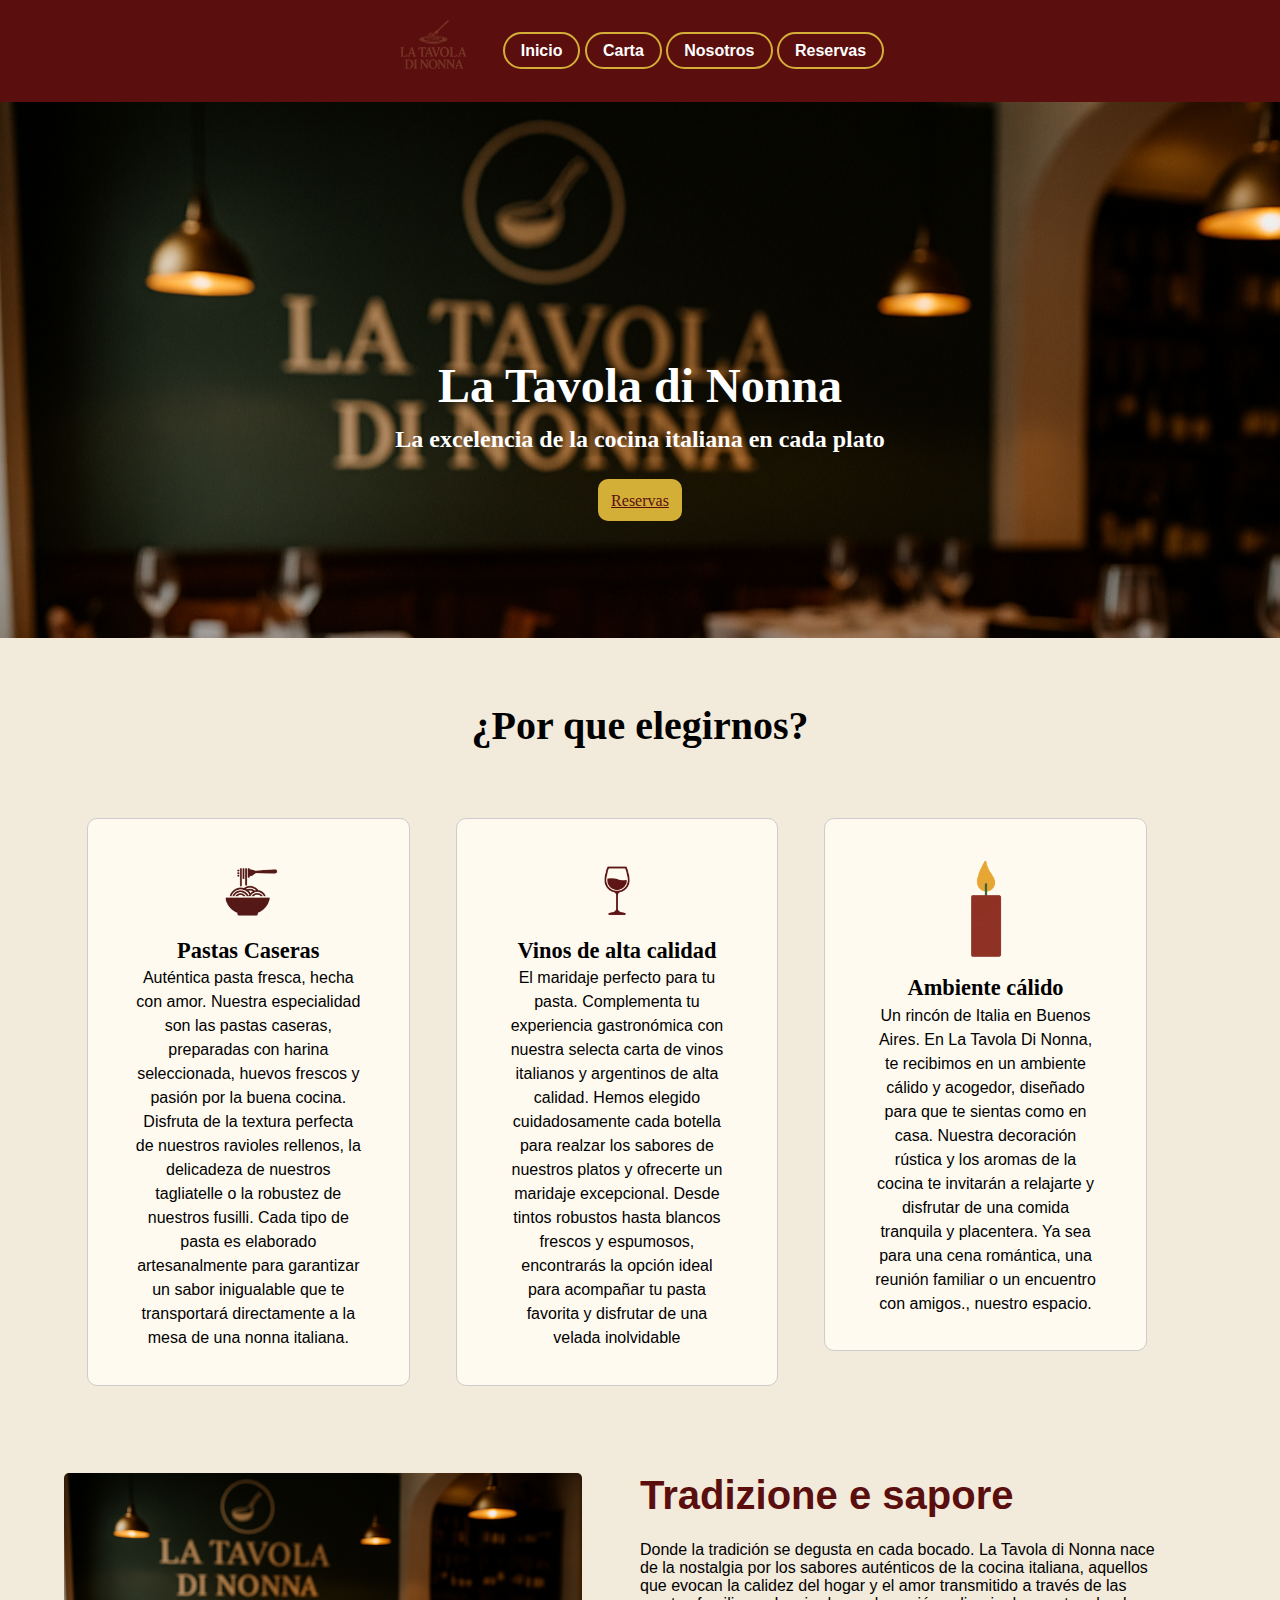
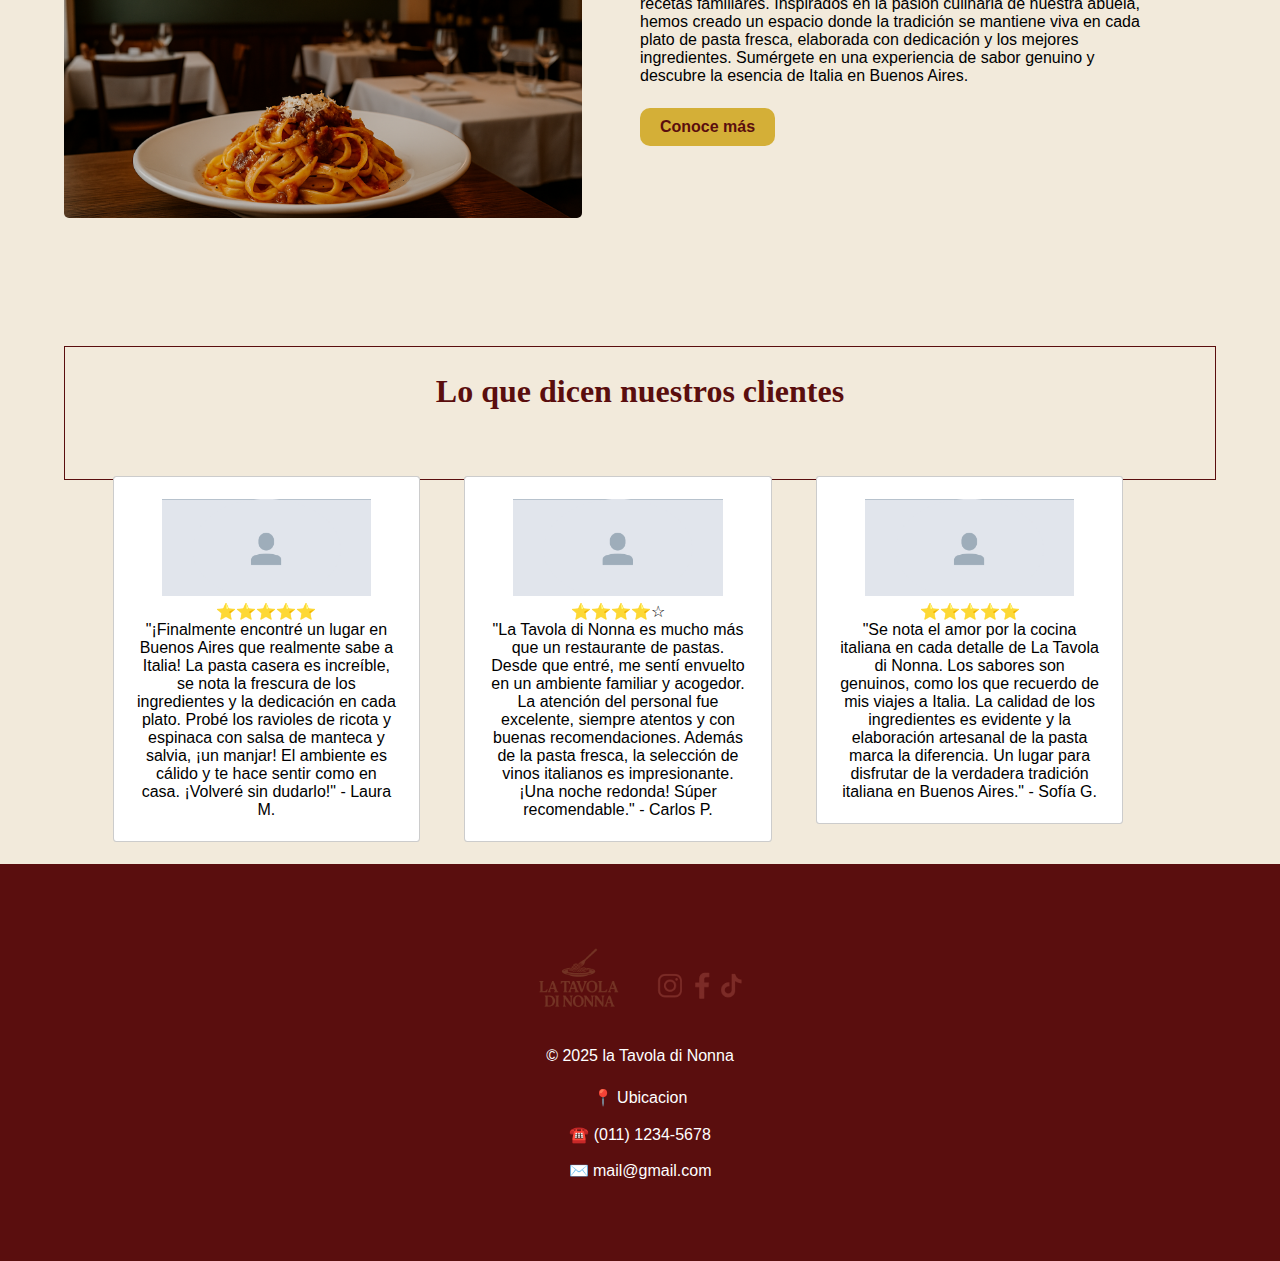
<file: index.html>
<!DOCTYPE html>
<html lang="en">
<head>
    <meta charset="UTF-8">
    <meta name="viewport" content="width=device-width, initial-scale=1.0">
    <title>Document</title>
    <link rel="stylesheet" href="style.css">
</head>
<body>
   
    <header>
        <img src="Imagenes/Logo.png" alt="Logo">

        <nav>
            <ul>
                <li><a href="index.html">Inicio</a></li>
                <li><a href="carta.html">Carta</a></li>
                <li><a href="nosotros.html">Nosotros</a></li>
                <li><a href="reservas.html">Reservas</a></li>
            </ul>
        </nav>
    </header>
 
<main>

    <section class="InicioIndex">
        <div>
            <h1>La Tavola di Nonna</h1>
            <h2>La excelencia de la cocina italiana en cada plato</h2>
            <a href="reservas.html">Reservas</a>
        </div>
    </section>

    <section class="Separador">

    </section>

    <section class="PorQueElegirnos">
        <h1>¿Por que elegirnos?</h1>
        <div>
            <img src="Imagenes/porQueELegirnosPastas.png" alt="Icono Pastas">
            <h2>Pastas Caseras</h2>
            <p>Auténtica pasta fresca, hecha con amor. Nuestra especialidad son las pastas caseras, preparadas con harina seleccionada, huevos frescos y pasión por la buena cocina. Disfruta de la textura perfecta de nuestros ravioles rellenos, la delicadeza de nuestros tagliatelle o la robustez de nuestros fusilli. Cada tipo de pasta es elaborado artesanalmente para garantizar un sabor inigualable que te transportará directamente a la mesa de una nonna italiana.
            </p>
        </div>
        <div>
            <img src="Imagenes/porQueElegirnosCopa.png" alt="Icono Copa">
            <h2>Vinos de alta calidad</h2>
            <p>El maridaje perfecto para tu pasta. Complementa tu experiencia gastronómica con nuestra selecta carta de vinos italianos y argentinos de alta calidad. Hemos elegido cuidadosamente cada botella para realzar los sabores de nuestros platos y ofrecerte un maridaje excepcional. Desde tintos robustos hasta blancos frescos y espumosos, encontrarás la opción ideal para acompañar tu pasta favorita y disfrutar de una velada inolvidable            </p>
        </div>
        <div>
            <img src="Imagenes/porQueElegirnosVela.png" alt="Icono Velas">
            <h2>Ambiente cálido</h2>
           <p>Un rincón de Italia en Buenos Aires. En La Tavola Di Nonna, te recibimos en un ambiente cálido y acogedor, diseñado para que te sientas como en casa. Nuestra decoración rústica y los aromas de la cocina te invitarán a relajarte y disfrutar de una comida tranquila y placentera. Ya sea para una cena romántica, una reunión familiar o un encuentro con amigos., nuestro espacio.
        </p>
        </div>
    </section>

    <section class="Tradizione e sapore">
        <img src="Imagenes/FotoInicio.png" alt="">
        <h1>Tradizione e sapore</h1>
        <p>Donde la tradición se degusta en cada bocado. La Tavola di Nonna nace de la nostalgia por los sabores auténticos de la cocina italiana, aquellos que evocan la calidez del hogar y el amor transmitido a través de las recetas familiares. Inspirados en la pasión culinaria de nuestra abuela, hemos creado un espacio donde la tradición se mantiene viva en cada plato de pasta fresca, elaborada con dedicación y los mejores ingredientes. Sumérgete en una experiencia de sabor genuino y descubre la esencia de Italia en Buenos Aires.
        </p>
        <a href="nosotros.html">Conoce más</a>

    </section>

    <section class="Reseñas">
        <h1>Lo que dicen nuestros clientes</h1>
        <div>
            <img src="Imagenes/Reseñas.png" alt="FotoPerfil">
            <p>⭐⭐⭐⭐⭐</p>
            <p>"¡Finalmente encontré un lugar en Buenos Aires que realmente sabe a Italia! La pasta casera es increíble, se nota la frescura de los ingredientes y la dedicación en cada plato. Probé los ravioles de ricota y espinaca con salsa de manteca y salvia, ¡un manjar! El ambiente es cálido y te hace sentir como en casa. ¡Volveré sin dudarlo!" - Laura M.
            </p>
        </div>
        <div>
            <img src="Imagenes/Reseñas.png " alt="FotoPerfil">
            <p>⭐⭐⭐⭐☆</p>
            <p>"La Tavola di Nonna es mucho más que un restaurante de pastas. Desde que entré, me sentí envuelto en un ambiente familiar y acogedor. La atención del personal fue excelente, siempre atentos y con buenas recomendaciones. Además de la pasta fresca, la selección de vinos italianos es impresionante. ¡Una noche redonda! Súper recomendable." - Carlos P.
            </p>
        </div>
        <div>
            <img src="Imagenes/Reseñas.png" alt="FotoPerfil">
            <p>⭐⭐⭐⭐⭐</p>
            <p>"Se nota el amor por la cocina italiana en cada detalle de La Tavola di Nonna. Los sabores son genuinos, como los que recuerdo de mis viajes a Italia. La calidad de los ingredientes es evidente y la elaboración artesanal de la pasta marca la diferencia. Un lugar para disfrutar de la verdadera tradición italiana en Buenos Aires." - Sofía G.
            </p>
        </div>
    </section>
</main>


    <footer>
        <img src="Imagenes/Logo.png" alt="Logo">
        <img src="Imagenes/RedesSociales.png" alt="Redes">
        <p>  © 2025 la Tavola di Nonna </p>

        <div>
            <ul>
                <li>📍 Ubicacion</li>
                <li>☎️ (011) 1234-5678</li>
                <li>✉️ mail@gmail.com</li>
            </ul>
        </div>
    </footer>
    
</body>
</html>
</file>
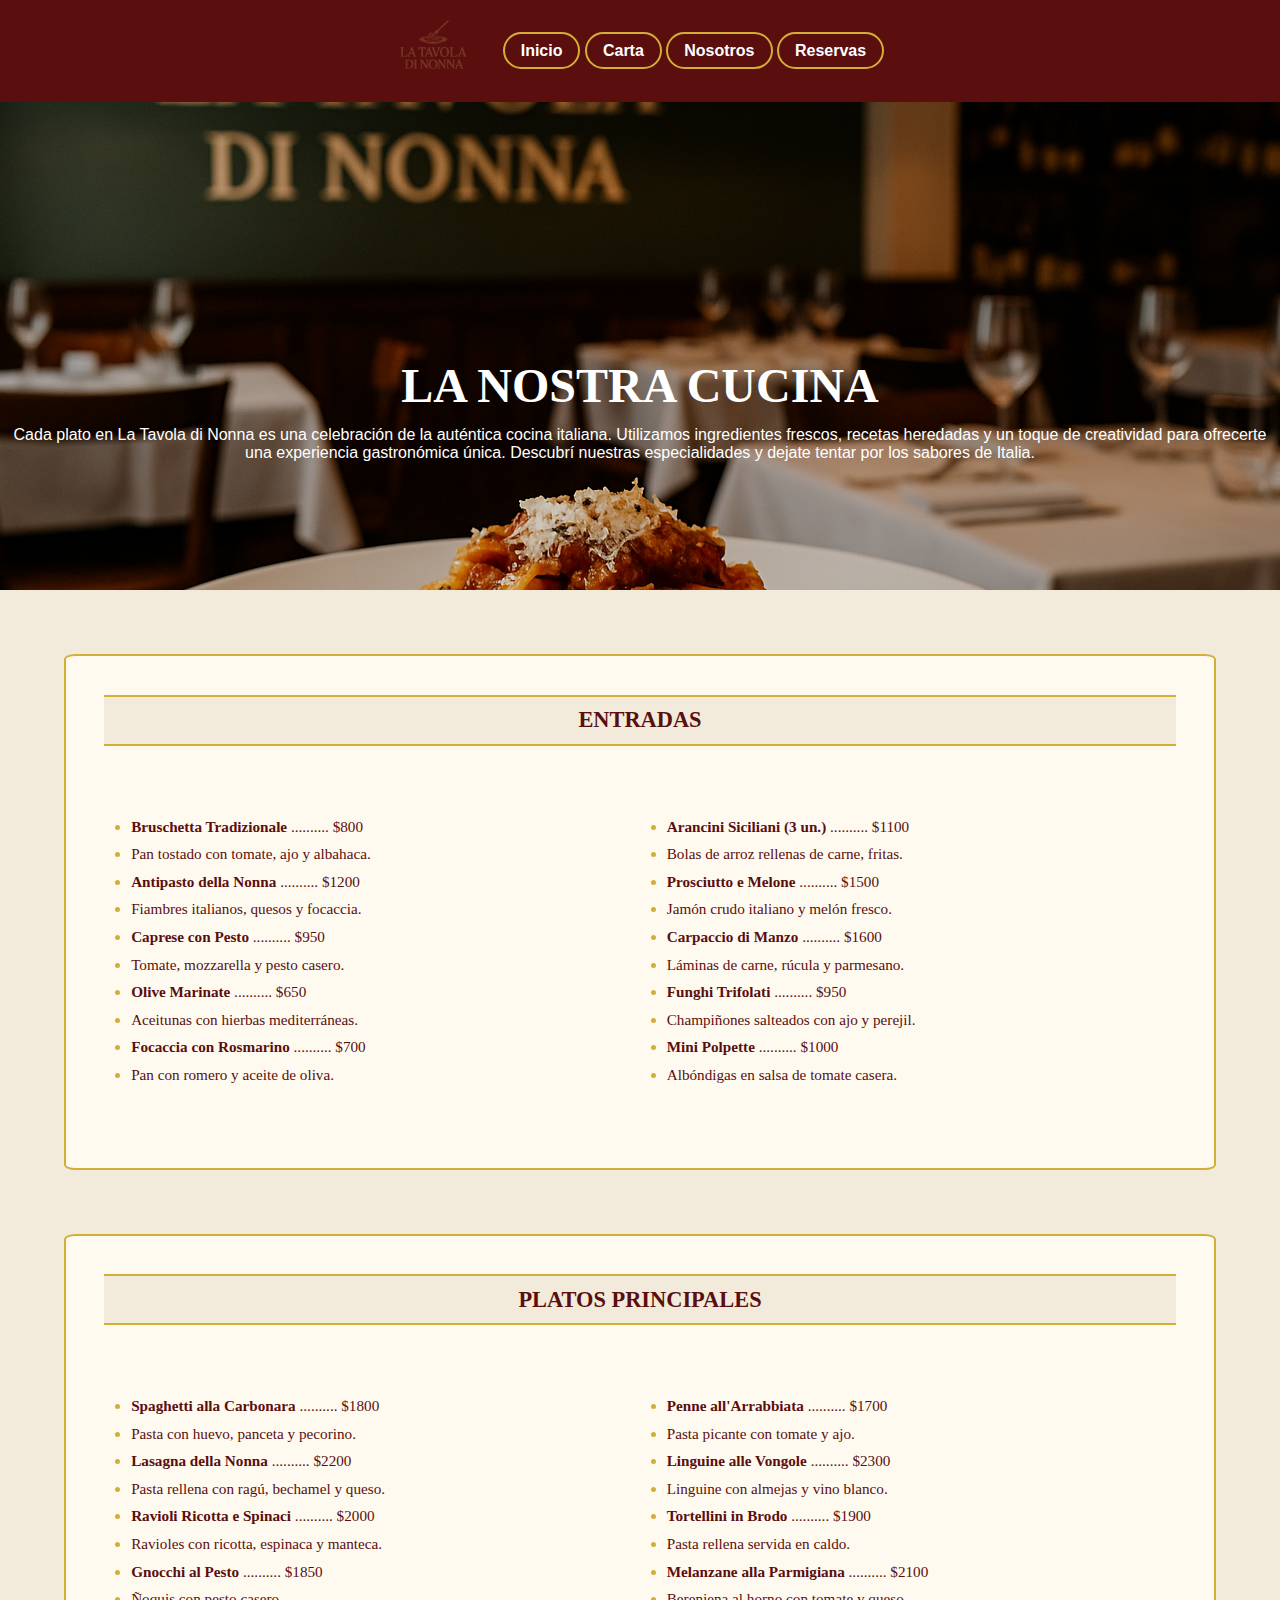
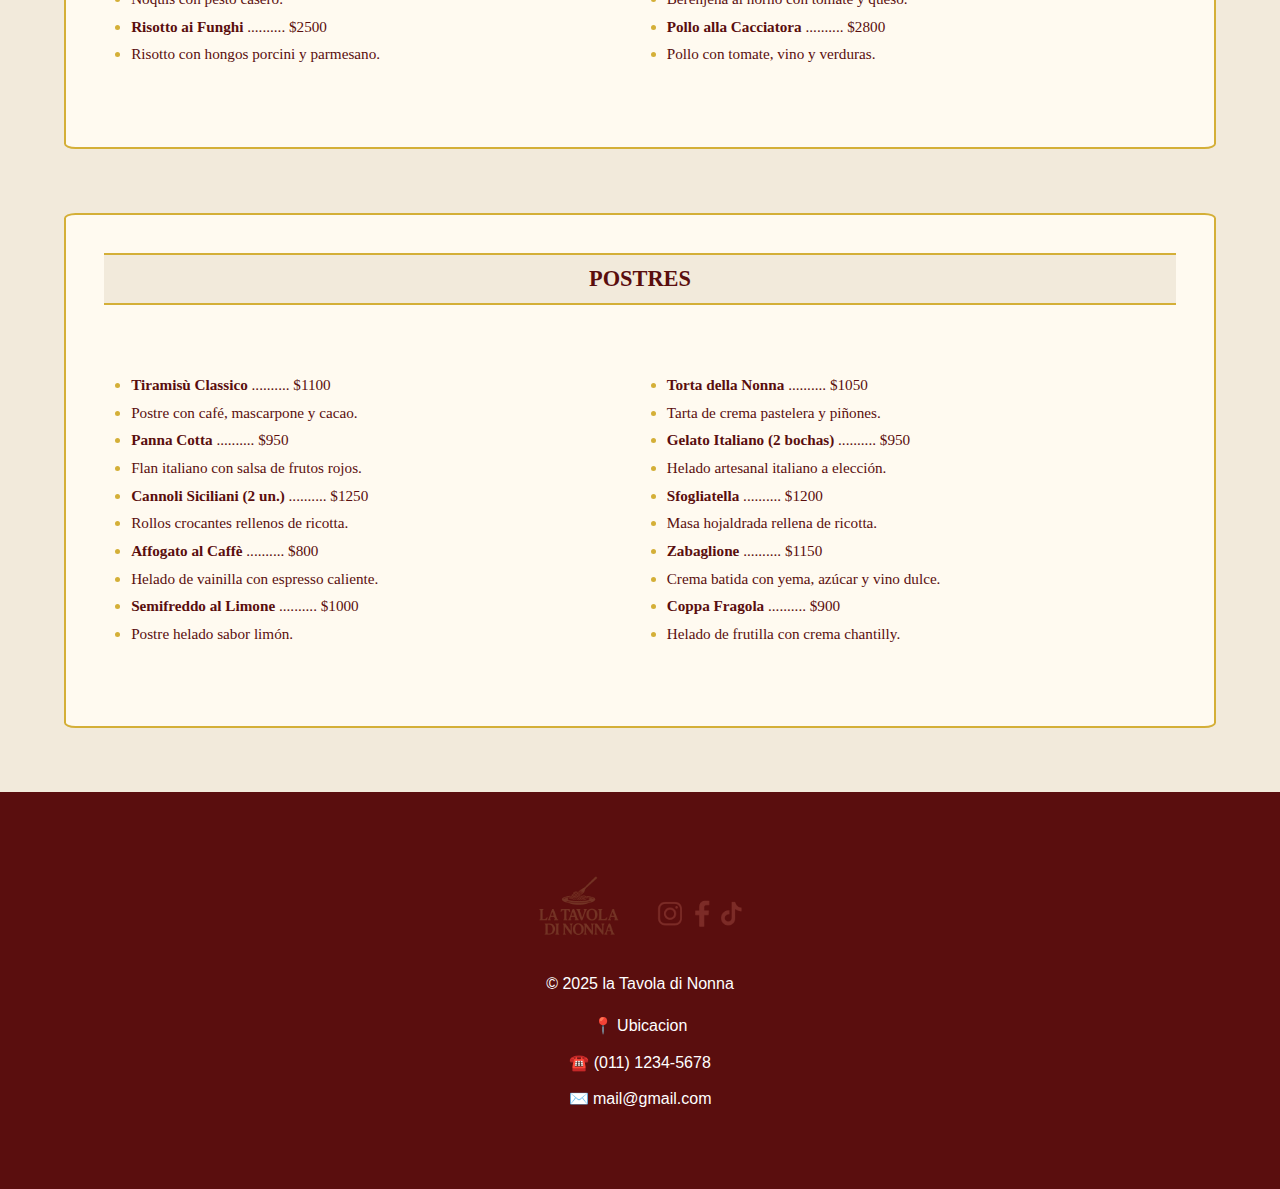
<file: carta.html>
<!DOCTYPE html>
<html lang="en">
<head>
    <meta charset="UTF-8">
    <meta name="viewport" content="width=device-width, initial-scale=1.0">
    <link rel="stylesheet" href="style.css">
    <title>Document</title>
</head>
<body>

    <header>
        <img src="Imagenes/Logo.png" alt="Logo">

        <nav>
            <ul>
                <li><a href="index.html">Inicio</a></li>
                <li><a href="carta.html">Carta</a></li>
                <li><a href="nosotros.html">Nosotros</a></li>
                <li><a href="reservas.html">Reservas</a></li>
            </ul>
        </nav>
    </header>

    <main>

        <section class="InicioCarta">
            <h1>LA NOSTRA CUCINA</h1>
            <p>Cada plato en La Tavola di Nonna es una celebración de la auténtica cocina italiana. Utilizamos ingredientes frescos, recetas heredadas y un toque de creatividad para ofrecerte una experiencia gastronómica única. Descubrí nuestras especialidades y dejate tentar por los sabores de Italia.
            </p>
        </section>

        <section class="menu">
            <h2>ENTRADAS</h2>
            <div>
              <ul>
                <li><strong>Bruschetta Tradizionale</strong> .......... $800</li>
                <li>Pan tostado con tomate, ajo y albahaca.</li>
          
                <li><strong>Antipasto della Nonna</strong> .......... $1200</li>
                <li>Fiambres italianos, quesos y focaccia.</li>
          
                <li><strong>Caprese con Pesto</strong> .......... $950</li>
                <li>Tomate, mozzarella y pesto casero.</li>
          
                <li><strong>Olive Marinate</strong> .......... $650</li>
                <li>Aceitunas con hierbas mediterráneas.</li>
          
                <li><strong>Focaccia con Rosmarino</strong> .......... $700</li>
                <li>Pan con romero y aceite de oliva.</li>
              </ul>
          
              <ul>
                <li><strong>Arancini Siciliani (3 un.)</strong> .......... $1100</li>
                <li>Bolas de arroz rellenas de carne, fritas.</li>
          
                <li><strong>Prosciutto e Melone</strong> .......... $1500</li>
                <li>Jamón crudo italiano y melón fresco.</li>
          
                <li><strong>Carpaccio di Manzo</strong> .......... $1600</li>
                <li>Láminas de carne, rúcula y parmesano.</li>
          
                <li><strong>Funghi Trifolati</strong> .......... $950</li>
                <li>Champiñones salteados con ajo y perejil.</li>
          
                <li><strong>Mini Polpette</strong> .......... $1000</li>
                <li>Albóndigas en salsa de tomate casera.</li>
              </ul>
            </div>
          </section>
          
          <section class="menu">
            <h2>PLATOS PRINCIPALES</h2>
            <div>
              <ul>
                <li><strong>Spaghetti alla Carbonara</strong> .......... $1800</li>
                <li>Pasta con huevo, panceta y pecorino.</li>
          
                <li><strong>Lasagna della Nonna</strong> .......... $2200</li>
                <li>Pasta rellena con ragú, bechamel y queso.</li>
          
                <li><strong>Ravioli Ricotta e Spinaci</strong> .......... $2000</li>
                <li>Ravioles con ricotta, espinaca y manteca.</li>
          
                <li><strong>Gnocchi al Pesto</strong> .......... $1850</li>
                <li>Ñoquis con pesto casero.</li>
          
                <li><strong>Risotto ai Funghi</strong> .......... $2500</li>
                <li>Risotto con hongos porcini y parmesano.</li>
              </ul>
          
              <ul>
                <li><strong>Penne all'Arrabbiata</strong> .......... $1700</li>
                <li>Pasta picante con tomate y ajo.</li>
          
                <li><strong>Linguine alle Vongole</strong> .......... $2300</li>
                <li>Linguine con almejas y vino blanco.</li>
          
                <li><strong>Tortellini in Brodo</strong> .......... $1900</li>
                <li>Pasta rellena servida en caldo.</li>
          
                <li><strong>Melanzane alla Parmigiana</strong> .......... $2100</li>
                <li>Berenjena al horno con tomate y queso.</li>
          
                <li><strong>Pollo alla Cacciatora</strong> .......... $2800</li>
                <li>Pollo con tomate, vino y verduras.</li>
              </ul>
            </div>
          </section>
          
          <section class="menu">
            <h2>POSTRES</h2>
            <div>
              <ul>
                <li><strong>Tiramisù Classico</strong> .......... $1100</li>
                <li>Postre con café, mascarpone y cacao.</li>
          
                <li><strong>Panna Cotta</strong> .......... $950</li>
                <li>Flan italiano con salsa de frutos rojos.</li>
          
                <li><strong>Cannoli Siciliani (2 un.)</strong> .......... $1250</li>
                <li>Rollos crocantes rellenos de ricotta.</li>
          
                <li><strong>Affogato al Caffè</strong> .......... $800</li>
                <li>Helado de vainilla con espresso caliente.</li>
          
                <li><strong>Semifreddo al Limone</strong> .......... $1000</li>
                <li>Postre helado sabor limón.</li>
              </ul>
          
              <ul>
                <li><strong>Torta della Nonna</strong> .......... $1050</li>
                <li>Tarta de crema pastelera y piñones.</li>
          
                <li><strong>Gelato Italiano (2 bochas)</strong> .......... $950</li>
                <li>Helado artesanal italiano a elección.</li>
          
                <li><strong>Sfogliatella</strong> .......... $1200</li>
                <li>Masa hojaldrada rellena de ricotta.</li>
          
                <li><strong>Zabaglione</strong> .......... $1150</li>
                <li>Crema batida con yema, azúcar y vino dulce.</li>
          
                <li><strong>Coppa Fragola</strong> .......... $900</li>
                <li>Helado de frutilla con crema chantilly.</li>
              </ul>
            </div>
          </section>


    </main>
     <footer>
        <img src="Imagenes/Logo.png" alt="Logo">
        <img src="Imagenes/RedesSociales.png" alt="Redes">
        <p>  © 2025 la Tavola di Nonna </p>

        <div>
            <ul>
                <li>📍 Ubicacion</li>
                <li>☎️ (011) 1234-5678</li>
                <li>✉️ mail@gmail.com</li>
            </ul>
        </div>
    </footer>
</body>
</html>
</file>
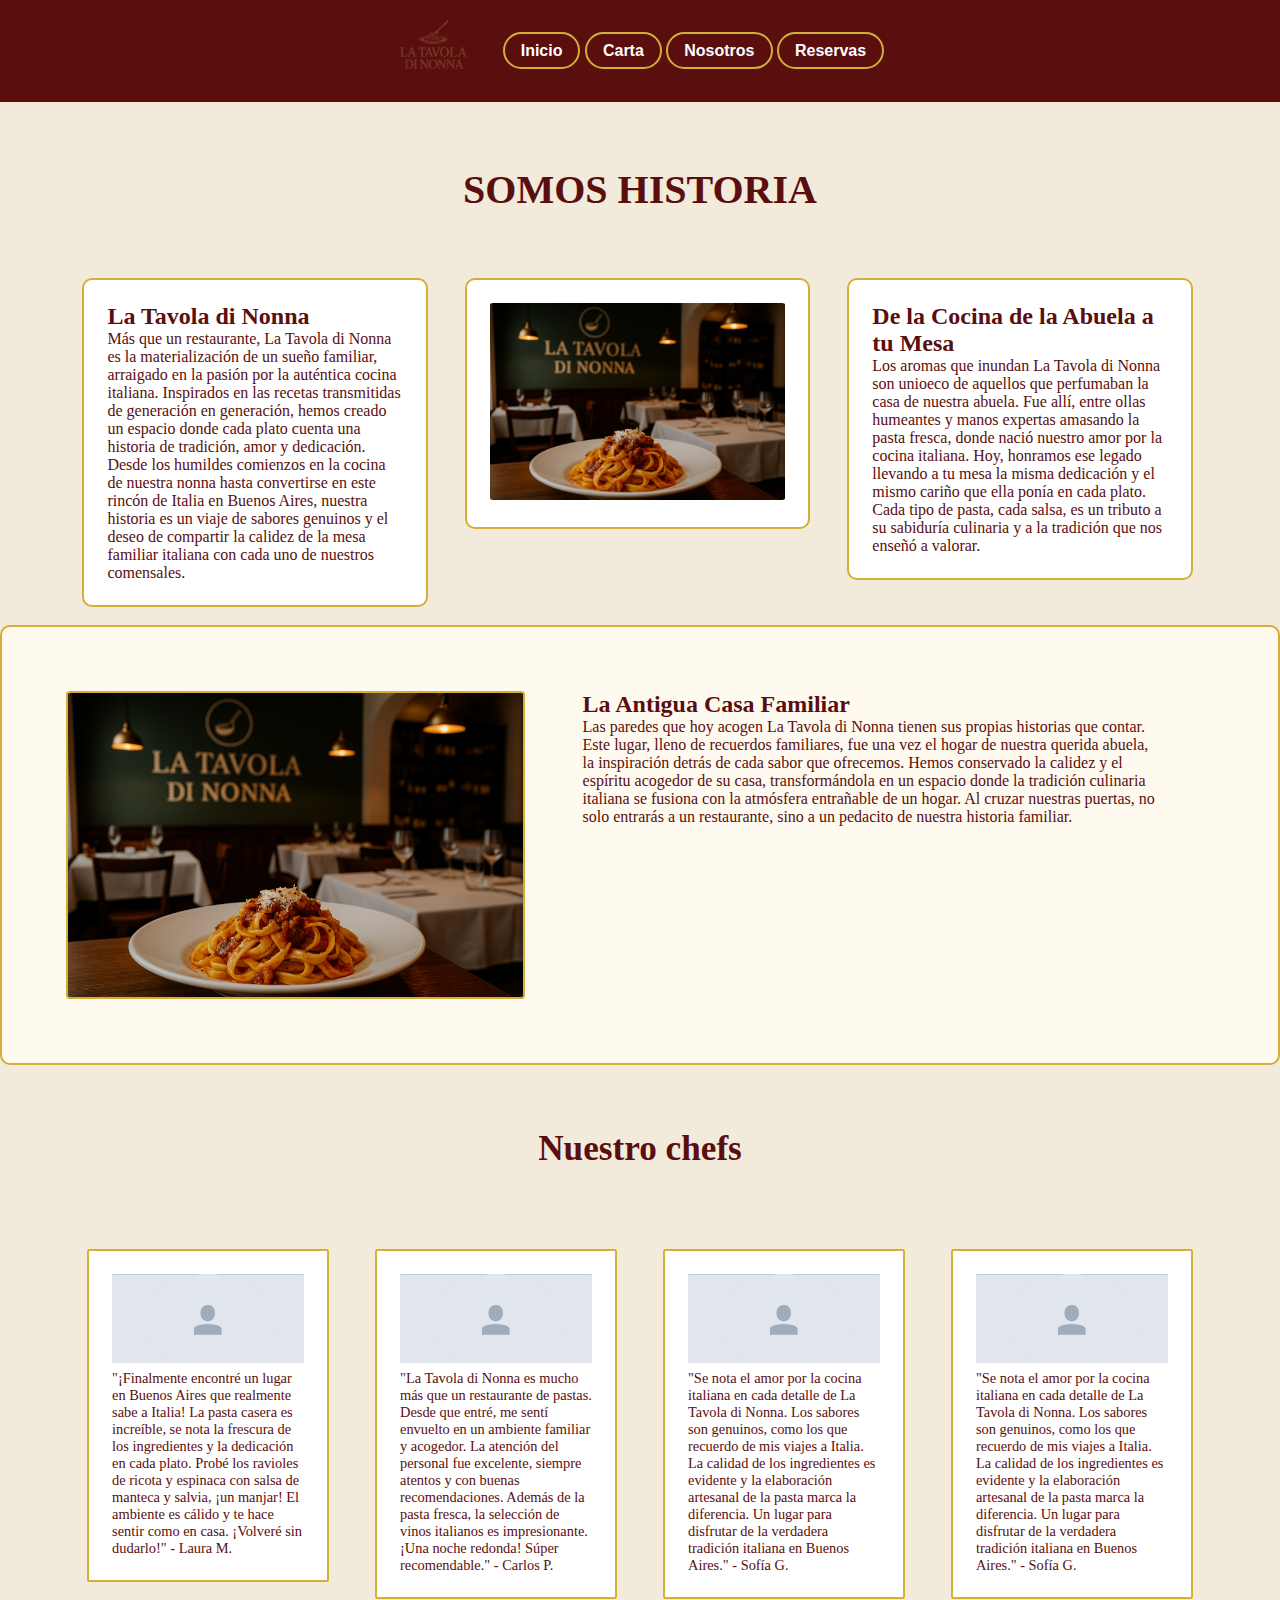
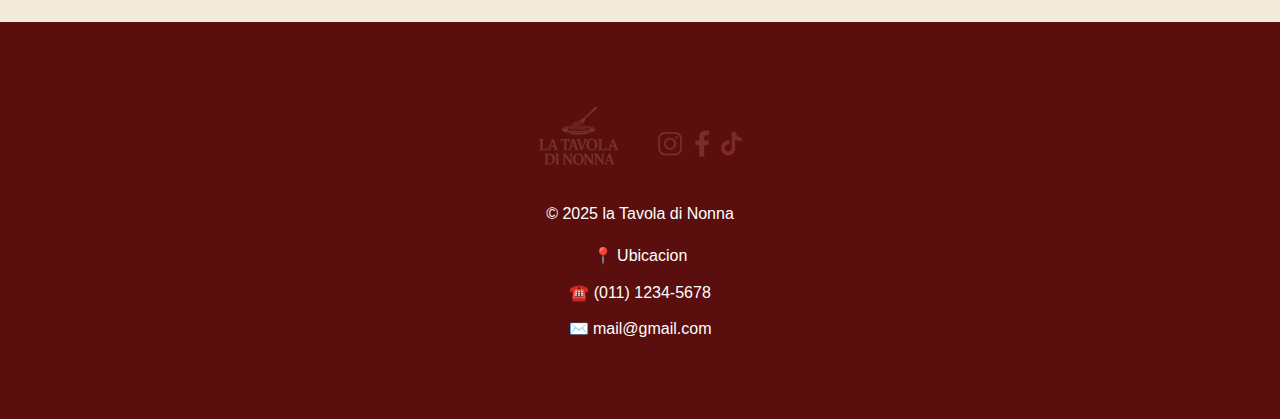
<file: nosotros.html>
<!DOCTYPE html>
<html lang="en">
<head>
    <meta charset="UTF-8">
    <meta name="viewport" content="width=device-width, initial-scale=1.0">
    <title>Document</title>
    <link rel="stylesheet" href="style.css">
</head>
<body>
    <header>
        <img src="Imagenes/Logo.png" alt="Logo">

        <nav>
            <ul>
                <li><a href="index.html">Inicio</a></li>
                <li><a href="carta.html">Carta</a></li>
                <li><a href="nosotros.html">Nosotros</a></li>
                <li><a href="reservas.html">Reservas</a></li>
            </ul>
        </nav>
    </header>


    <main>
        <section class="Historia">
            <h1>SOMOS HISTORIA</h1>
            <div>
                <h2>La Tavola di Nonna</h2>
                <p> Más que un restaurante, La Tavola di Nonna es la materialización de un sueño familiar, arraigado en la pasión por la auténtica cocina italiana. Inspirados en las recetas transmitidas de generación en generación, hemos creado un espacio donde cada plato cuenta una historia de tradición, amor y dedicación. Desde los humildes comienzos en la cocina de nuestra nonna hasta convertirse en este rincón de Italia en Buenos Aires, nuestra historia es un viaje de sabores genuinos y el deseo de compartir la calidez de la mesa familiar italiana con cada uno de nuestros comensales.
                </p>
            </div>
            <div>
                <img src="Imagenes/FotoInicio.png" alt="">
            </div>
            <div>
                <h2>De la Cocina de la Abuela a tu Mesa</h2>
                <p> Los aromas que inundan La Tavola di Nonna son unioeco de aquellos que perfumaban la casa de nuestra abuela. Fue allí, entre ollas humeantes y manos expertas amasando la pasta fresca, donde nació nuestro amor por la cocina italiana. Hoy, honramos ese legado llevando a tu mesa la misma dedicación y el mismo cariño que ella ponía en cada plato. Cada tipo de pasta, cada salsa, es un tributo a su sabiduría culinaria y a la tradición que nos enseñó a valorar.
                </p>
            </div>
        </section>

        <section class="Ubicacion">
            <img src="Imagenes/FotoInicio.png" alt="">
            <h2>La Antigua Casa Familiar</h2>
            <p> Las paredes que hoy acogen La Tavola di Nonna tienen sus propias historias que contar. Este lugar, lleno de recuerdos familiares, fue una vez el hogar de nuestra querida abuela, la inspiración detrás de cada sabor que ofrecemos. Hemos conservado la calidez y el espíritu acogedor de su casa, transformándola en un espacio donde la tradición culinaria italiana se fusiona con la atmósfera entrañable de un hogar. Al cruzar nuestras puertas, no solo entrarás a un restaurante, sino a un pedacito de nuestra historia familiar.
            </p>
        </section>

        <section class="Chefs">
            <h1>Nuestro chefs</h1>
        <div>
            <img src="Imagenes/Reseñas.png" alt="">
            <p>"¡Finalmente encontré un lugar en Buenos Aires que realmente sabe a Italia! La pasta casera es increíble, se nota la frescura de los ingredientes y la dedicación en cada plato. Probé los ravioles de ricota y espinaca con salsa de manteca y salvia, ¡un manjar! El ambiente es cálido y te hace sentir como en casa. ¡Volveré sin dudarlo!" - Laura M.
            </p>
        </div>
        <div>
            <img src="Imagenes/Reseñas.png" alt="">
            <p>"La Tavola di Nonna es mucho más que un restaurante de pastas. Desde que entré, me sentí envuelto en un ambiente familiar y acogedor. La atención del personal fue excelente, siempre atentos y con buenas recomendaciones. Además de la pasta fresca, la selección de vinos italianos es impresionante. ¡Una noche redonda! Súper recomendable." - Carlos P.
            </p>
        </div>
        <div>
            <img src="Imagenes/Reseñas.png" alt="">
            <p>"Se nota el amor por la cocina italiana en cada detalle de La Tavola di Nonna. Los sabores son genuinos, como los que recuerdo de mis viajes a Italia. La calidad de los ingredientes es evidente y la elaboración artesanal de la pasta marca la diferencia. Un lugar para disfrutar de la verdadera tradición italiana en Buenos Aires." - Sofía G.
            </p>
        </div>
        <div>
            <img src="Imagenes/Reseñas.png" alt="">
            <p>"Se nota el amor por la cocina italiana en cada detalle de La Tavola di Nonna. Los sabores son genuinos, como los que recuerdo de mis viajes a Italia. La calidad de los ingredientes es evidente y la elaboración artesanal de la pasta marca la diferencia. Un lugar para disfrutar de la verdadera tradición italiana en Buenos Aires." - Sofía G.
            </p>
        </div>
        </section>

    </main>

    <footer>
        <img src="Imagenes/Logo.png" alt="Logo">
        <img src="Imagenes/RedesSociales.png" alt="Redes">
        <p>  © 2025 la Tavola di Nonna </p>

        <div>
            <ul>
                <li>📍 Ubicacion</li>
                <li>☎️ (011) 1234-5678</li>
                <li>✉️ mail@gmail.com</li>
            </ul>
        </div>
    </footer>
</body>
</html>
</file>
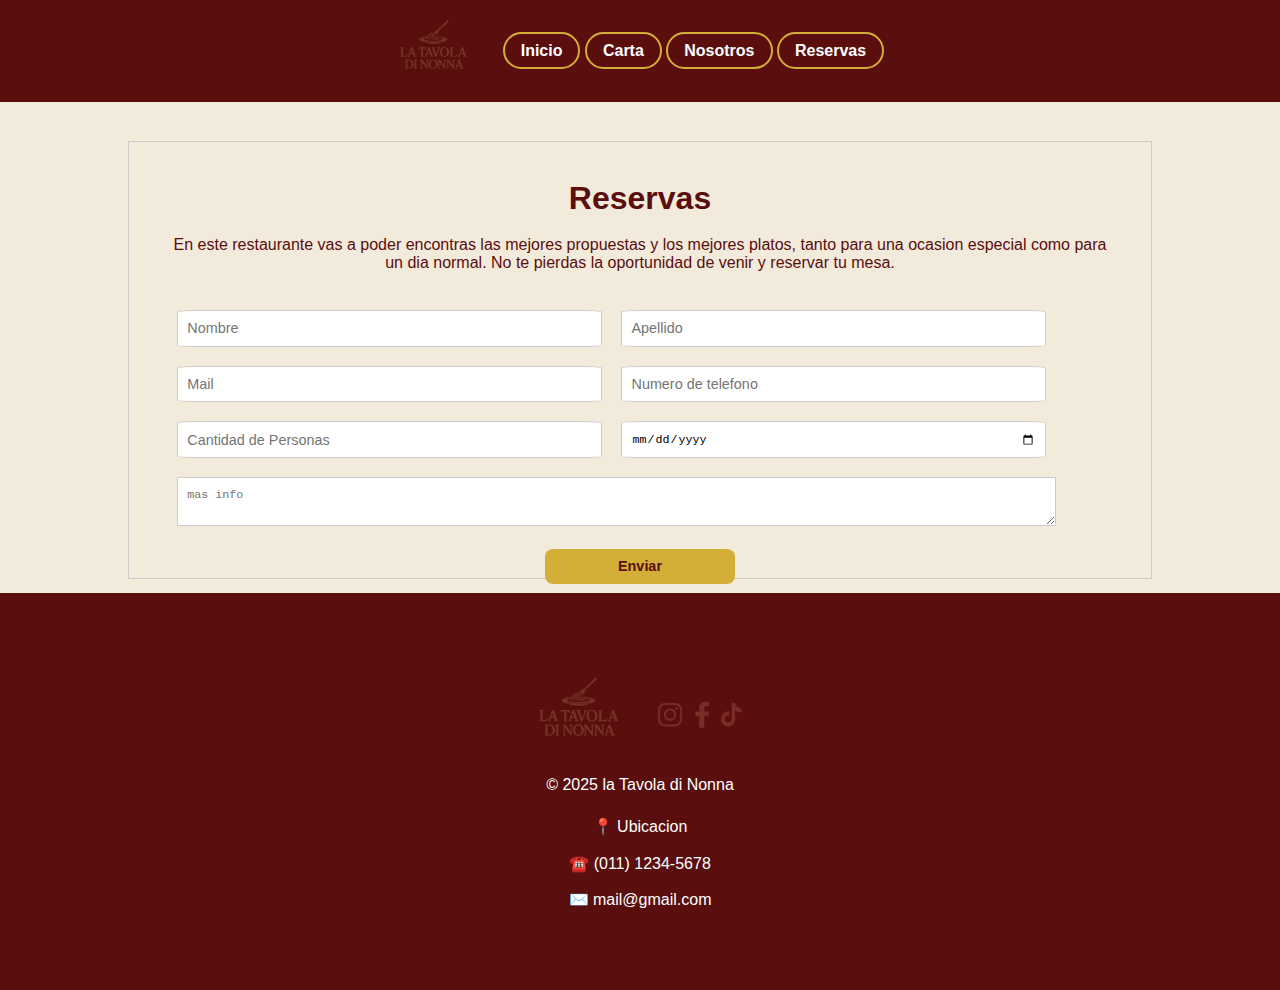
<file: reservas.html>
<!DOCTYPE html>
<html lang="en">
<head>
    <meta charset="UTF-8">
    <meta name="viewport" content="width=device-width, initial-scale=1.0">
    <title>Document</title>
    <link rel="stylesheet" href="style.css">
</head>
<body>
  <header>
    <img src="Imagenes/Logo.png" alt="Logo">

    <nav>
        <ul>
            <li><a href="index.html">Inicio</a></li>
            <li><a href="carta.html">Carta</a></li>
            <li><a href="nosotros.html">Nosotros</a></li>
            <li><a href="reservas.html">Reservas</a></li>
        </ul>
    </nav>
</header>

<main>

  <section class="Reservas">
    <h1>Reservas</h1>

    <div>
      <p>En este restaurante vas a poder encontras las mejores propuestas y los mejores platos, tanto para una ocasion especial como para un dia normal. No te pierdas la oportunidad de venir y reservar tu mesa. 
      </p>

      <form action="" method="post">
        <input type="text" placeholder="Nombre">
        <input type="text" placeholder="Apellido">
        <input type="email" placeholder="Mail">
        <input type="tel" placeholder="Numero de telefono">
        <input type="number" placeholder="Cantidad de Personas">
        <input type="date" placeholder="Fecha">
        <textarea placeholder="mas info"></textarea>
        <input type="submit" value="Enviar">
      </form>
    </div>

  </section>
  
</main>
  

<footer>
  <img src="Imagenes/Logo.png" alt="Logo">
  <img src="Imagenes/RedesSociales.png" alt="Redes">
  <p>  © 2025 la Tavola di Nonna </p>

  <div>
      <ul>
          <li>📍 Ubicacion</li>
          <li>☎️ (011) 1234-5678</li>
          <li>✉️ mail@gmail.com</li>
      </ul>
  </div>
</footer>


</body>
</html>
</file>
<file: style.css>
* {
    margin: 0;
    padding: 0;
    box-sizing: border-box;
  }
  
  body {
    background-color:rgb(242, 234, 219); 
    font-family: Arial, sans-serif;
    color: black;
  }

  
 
   
header {
    background-color: rgb(90, 14, 14);
    padding-top: 1%;
    padding-bottom: 1%;
    text-align: center;
    clear: both;
  }
  

header img{
    width: 6%;
    margin-right: 2%;
    vertical-align: middle; }
  
  nav {
    display: inline-block;
    vertical-align: middle; /*Profe esto lo agregue para poder alinear mejor verticalmente*/
  }
  
  nav li {
    display: inline-block;
    margin: 10;
  }
  
  nav a {
    text-decoration: none;
    color: white;
    font-weight: bold;
    font-family: 'Arial', sans-serif;
    padding: 8px 16px;
    border-radius: 20px;
    background-color: transparent;
    border: 2px solid rgb(212, 175, 55);
  }
  
  
  nav a:hover {
    background-color: rgb(212, 175, 55);
    color: rgb(90, 14, 14);
  } /*Profe esto es algo extra que busque por que queria agregarle un poco mas de estetica al nav :)*/
  
  
  .InicioIndex {
    background-image: url("Imagenes/FotoInicio.png");
    height: 70%;
    padding-top: 20%;
    padding-bottom: 10%;
    text-align: center;
    color: white;
  }
  
  .InicioIndex h1 {
    font-size: 300%;
    margin-bottom: 1%;
    font-family: Georgia, 'Times New Roman', Times, serif;
  }
  
  .InicioIndex h2 {
    font-size: 150%;
    margin-bottom: 3%;
    font-family: Georgia, 'Times New Roman', Times, serif;
  }
  
  .InicioIndex a {
    background-color: rgb(212, 175, 55);
    color: rgb(90, 14, 14);
    padding: 1% ;
    border-radius: 10px;
    font-family: Georgia, 'Times New Roman', Times, serif;
  }
  
  
  .PorQueElegirnos {
    clear: both;
    background-color: rgb(242, 234, 219);
    padding: 5%;
    text-align: center;
  }
  
  .PorQueElegirnos img {
    width: 30%;
    margin-bottom: 2%;
  }
  
  .PorQueElegirnos h1 {
    
    font-size: 250%;
    margin-bottom: 4%;
    font-family: Georgia, 'Times New Roman', Times, serif;
  }
  
  
  .PorQueElegirnos div {
    float: left;
    width: 28%;
    margin: 2%;
    padding: 3%;
    background-color: rgb(255, 250, 240);
    border: 1px solid #ccc;
    border-radius: 10px;
    text-align: center;
    height: auto;
    min-height: 100%;
  }
  
  .PorQueElegirnos h2 {
    font-size: 140%;
    margin-bottom: 1%;
    font-family: Georgia, serif;
  }
  
 
  .Tradizione {
    clear: both;
    background-color: rgb(242, 234, 219); 
    padding: 5%;
    overflow: hidden;
  }
  
  .Tradizione h1 {
    font-size: 250%;
    color: rgb(90, 14, 14);
    margin-bottom: 2%;
    text-align: left;
  }
  .Tradizione img {
    float: left;
    width: 45%;
    margin-right: 5%;
    border-radius: 5px;
  }
  .PorQueElegirnos p {
    font-size: 100%;
    font-family: Arial, sans-serif;
    line-height: 1.5;
    padding: 0 5%;
  }
  
  .Tradizione p {
    float: left;
    width: 45%;
    text-align: left;
    margin-bottom: 2%;
    font-family: Arial, sans-serif;
  }
  
  .Tradizione a {
    float: left;
    text-decoration: none;
    background-color: rgb(212, 175, 55);
    color: rgb(90, 14, 14);
    padding: 10px 20px;
    border-radius: 10px;
    font-weight: bold;
    font-family: Arial, sans-serif;
  }
  
  .Reseñas {
    clear: both;
    background-color: rgb(242, 234, 219); /* fondo crema */
    padding: 2%;
    border: 1px solid  rgb(90, 14, 14); /* borde exterior */
    width: 90%;
    margin: 5% ;
    text-align: center;
  }
  
  .Reseñas h1 {
    color: rgb(90, 14, 14);
    font-size: 200%;
    margin-bottom: 4%;
    font-family: Georgia, 'Times New Roman', Times, serif;
  }
  
  .Reseñas img {
    width: 80%;
    margin-bottom: 1%;
    border: none;
  }

  .Reseñas div {
    float: left;
    width: 28%;
    border: 1px solid #ccc;
    border-radius: 1%;
    text-align: center;
    margin: 2%;
    padding: 2%;
    background-color: white;
   
  }


.Historia 
{
    background-color: rgb(242, 234, 219);
    padding: 5%;
    text-align: center;
    font-family: Georgia, 'Times New Roman', Times, serif;
  }
  .Historia img
   {
    width: 100%;
    height: 100%;  
    border-radius: 1%;
  }
  
  .Historia h1 
  {
    font-size: 250%;
    margin-bottom: 4%;
    color: rgb(90, 14, 14);
  }
  
  .Historia div {
    float: left;
    width: 30%;
    margin: 1.6%;
    padding: 2%;
    background-color: white;
    border: 2px solid rgb(212, 175, 55);
    border-radius: 10px;
    color: rgb(90, 14, 14);
    height: 52.2%;
    text-align: left; }



    .Ubicacion img {
        float: left;
        width: 40%;
        margin-right: 5%;
        border-radius: 1%;
        border: 2px solid rgb(212, 175, 55);
      }
      

  .Ubicacion {
    font-family: Georgia, 'Times New Roman', Times, serif;
    color: rgb(90, 14, 14);
    text-align: left;
    clear: both;
    background-color: rgb(255, 250, 240);
    padding: 5%;
    overflow: hidden;
    border: 2px solid rgb(212, 175, 55);
    border-radius: 10px;
    
  }
  

.Chefs
   {
    text-align: center;
    clear: both;
    background-color: rgb(242, 234, 219);
    padding: 5%;
    
    font-family: Georgia, 'Times New Roman', Times, serif;
  }
  .Ubicacion p {
    width: 50%;
    float: left;
    font-size: 100%;
   
  }
 
  .Chefs h1 {
    color: rgb(90, 14, 14);
    font-size: 220%;
    margin-bottom: 5%;
  }
  .Chefs img 
  {
    width: 100%;
    margin-bottom: 1.5%;
    border-radius: 1%;
  }
  
  .Chefs div {
    float: left;
    background-color: white;
    border: 2px solid rgb(212, 175, 55);
    width: 21%;
    margin: 2%;
    padding: 2%;
    
    border-radius: 1%;
    text-align: left;
    font-size: 90%;
    color: rgb(90, 14, 14);
    box-sizing: border-box;
  }
  
 
  .Reservas {
    background-color: rgb(242, 234, 219); 
    border: 1px solid #ccc;
    width: 80%;
    margin-bottom: 5%;
    padding: 3%;
    margin: auto;
    margin-top: 3%;
    font-family: Arial, sans-serif;
  }
  .Reservas p {
    text-align: center;
    color: rgb(90, 14, 14);
    margin-bottom: 3%;
    font-size: 100%;
  }
  
  .Reservas h1 {
    text-align: center;
    color: rgb(90, 14, 14);
    font-size: 200%;
    margin-bottom: 2%;
  }
  
  
  .Reservas form input,
  .Reservas form select {
    float: left;
    width: 45%;
    font-size: 90%;
    border: 1px solid #ccc;
    border-radius: 5%;
    margin: 1%;
    padding: 1%;
   
  }
  
  .Reservas form textarea {
    width: 93%;
    margin: 1%;
    padding: 1%;
    height: 15%;
    font-size: 90%;
    border: 1px solid #ccc;
    border-radius: 0.5%;
    clear: both;
  }
  
  .Reservas form input[type="submit"] {
    width: 20%;
    padding: 1%;
    clear: both;
    margin-left: 40%;

    background-color: rgb(212, 175, 55);
    color: rgb(90, 14, 14);
    border: none;
    border-radius: 8px;
    font-weight: bold;

  }

  .InicioCarta {

    background-image: url("Imagenes/FotoInicio.png");
    background-position: center;
    height: 70%;
    padding-bottom: 10%;
    padding-top: 20%;
    text-align: center;
    color: white; }
  
     .InicioCarta h2 {
        font-size: 150%;
        margin-bottom: 3%;
        font-family: Georgia, 'Times New Roman', Times, serif;
      }
  .InicioCarta h1 {
    font-size: 300%;
    margin-bottom: 1%;
    font-family: Georgia, 'Times New Roman', Times, serif;}
  
  
 

  
  .menu {
    border: 2px solid rgb(212, 175, 55);
    background-color: rgb(255, 250, 240); 
    padding: 3%;
    margin: 5% auto;
    width: 90%;
    border-radius: 1%;
    
  }
  
  .menu h2 {
    text-align: center;
    font-size: 140%;
    margin-bottom: 3%;
    font-family: Georgia, 'Times New Roman', serif;
    border-top: 2px solid rgb(212, 175, 55);
    border-bottom: 2px solid rgb(212, 175, 55);
    padding: 1%;
    color: rgb(90, 14, 14); 
    background-color: rgb(242, 234, 219); 
  }
  
  .menu div {
    overflow: hidden;
    padding: 1% 0;
  }
  
  .menu ul {
    float: left;
    width: 45%;
    margin: 2.5%;
    list-style-type: disc;
    color: rgb(90, 14, 14); 
  }
  .menu li::marker {
    color: rgb(212, 175, 55); /*Esto lo agregue para darle mas estilo a la lista y a los puntitos*/
  }
  
  .menu li 
  {
    margin-bottom: 1%;
    line-height: 1.5em;
    font-size: 95%;
    font-family: Georgia, 'Times New Roman', serif;
  }
  
  
  footer {
    clear: both;
    background-color: rgb(90, 14, 14);
    color: white;
    padding: 5%;
    text-align: center;
  }
  
  footer img {
    width: 8%;
    margin: 1%;
  }
  
  footer ul {
    list-style: none;
    padding: 0;
    margin-top: 2%;
  }
  
  footer li {
    margin: 1.5% 0;
  }
footer ul li
{
list-style-type: none;
}
</file>
